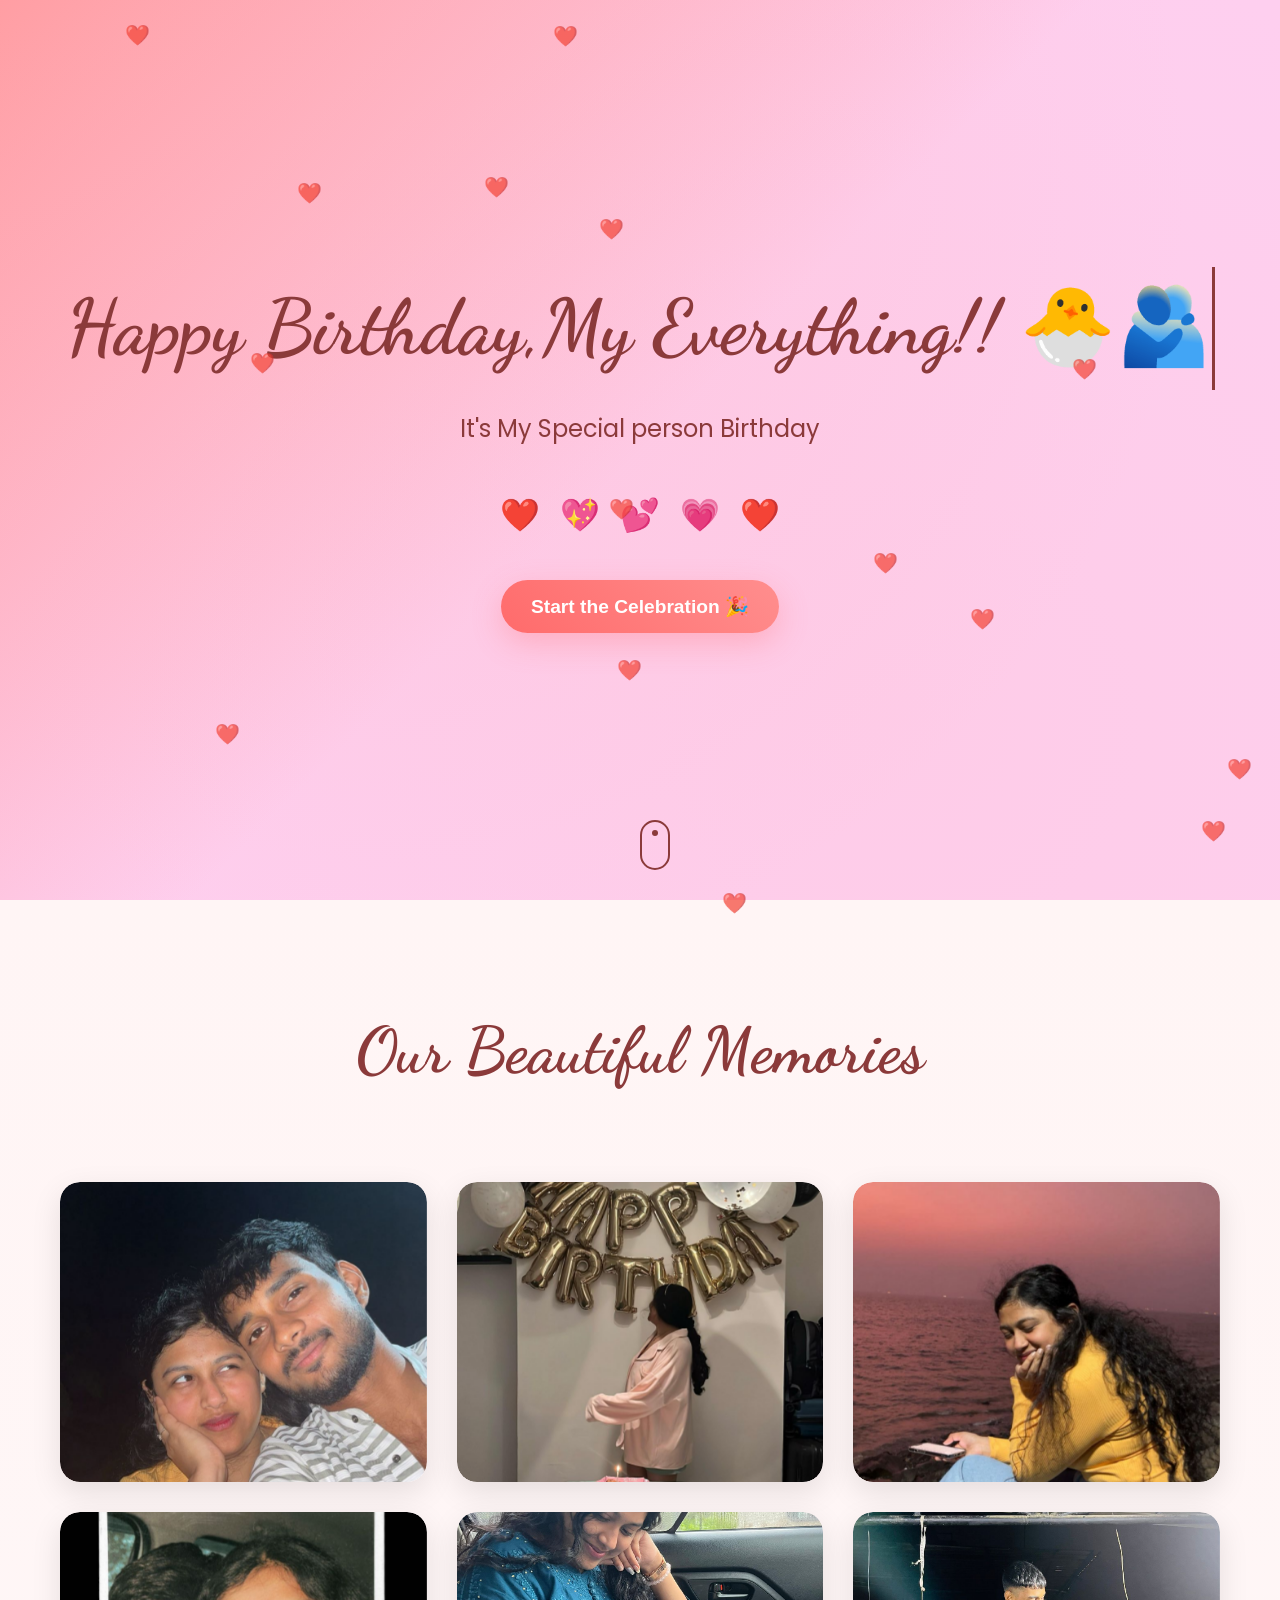
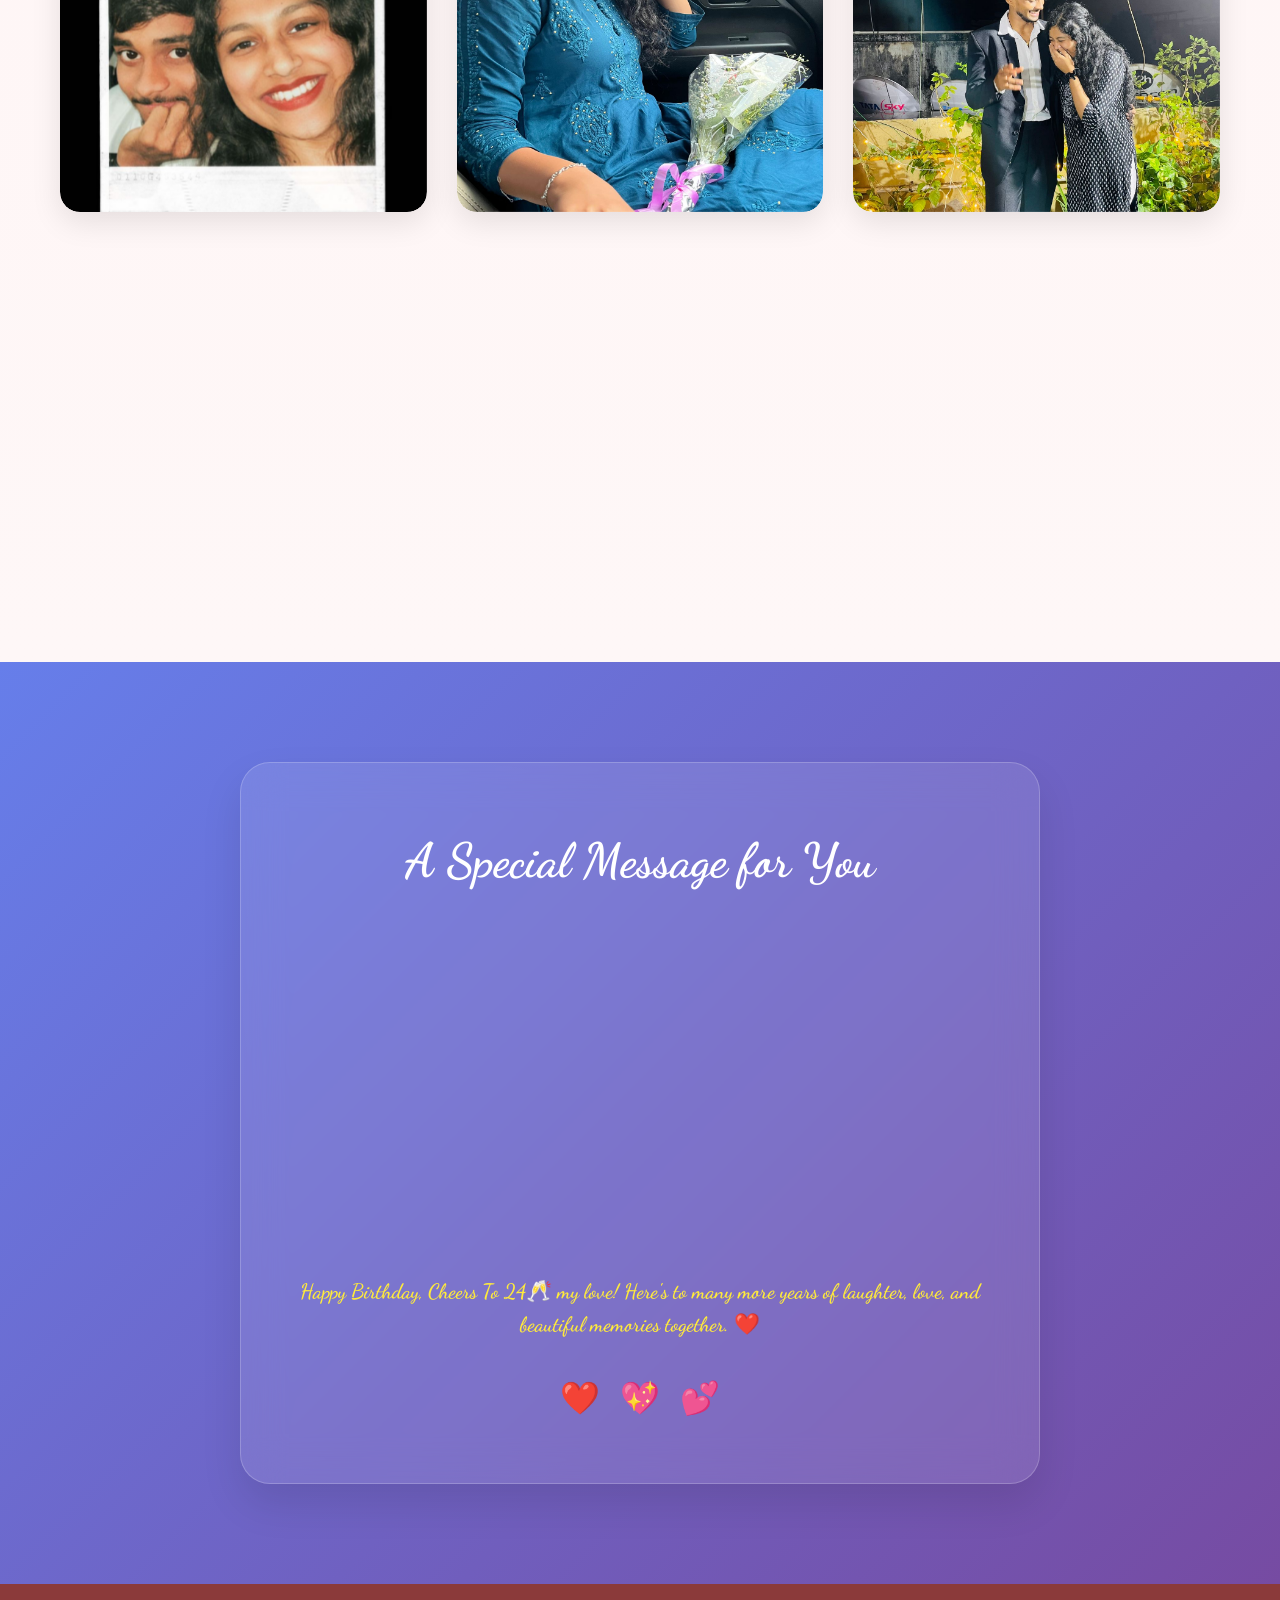
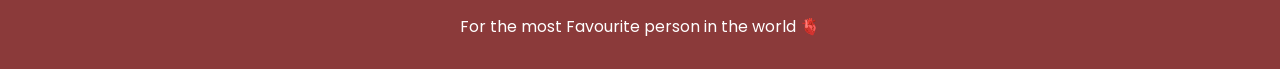
<file: index.html>
<!DOCTYPE html>

<html lang="en">

<head>
    <meta charset="UTF-8">
    <meta name="viewport" content="width=device-width, initial-scale=1.0">


<title>It's Your Birthday 🎂</title>

<link rel="stylesheet" href="Birthday/Style.css">

<link href="https://fonts.googleapis.com/css2?family=Dancing+Script:wght@400;600;700&family=Poppins:wght@300;400;500;600;700&display=swap" rel="stylesheet">

<link rel="icon" href="adwaitlogo.jpg" type="image/jpg">


</head>

<body>

<!-- Floating Background Particles -->
<div class="particles" id="particles"></div>

<!-- Hero Section -->
<section class="hero" id="hero">
    <div class="hero-content">

        <h1 class="typewriter" id="typewriter">
            Happy Birthday,My Everything!! 🐣🫂
        </h1>
        <p class="subtitle fade-in">
                          It's My Special person Birthday 
 
        </p>

        <div class="floating-hearts">
            <div class="heart">❤️</div>
            <div class="heart">💖</div>
            <div class="heart">💕</div>
            <div class="heart">💗</div>
            <div class="heart">❤️</div>
        </div>

        <button class="cta-button" onclick="scrollToSection('gallery')">
            Start the Celebration 🎉
        </button>

    </div>

    <div class="scroll-indicator">
        <div class="scroll-arrow"></div>
    </div>
</section>

<!-- Photo Gallery Section -->
<section class="gallery-section" id="gallery">
    <div class="container">

        <h2 class="section-title">Our Beautiful Memories</h2>

        <div class="gallery-grid">

            <!-- Card 1 -->
            <div class="photo-card" data-aos="fade-up" data-delay="100">
                <div class="photo-container">
                    <img src="Birthday/assests/img1.jpeg" alt="Beautiful moment">
                    <div class="photo-overlay">
                        <div class="photo-caption">Every moment with you is magical.</div>
                        <button class="like-btn" onclick="toggleLike(this)">
                            <span class="heart-icon">♡</span>
                        </button>
                    </div>
                </div>
            </div>

            <!-- Card 2 -->
            <div class="photo-card" data-aos="fade-up" data-delay="200">
                <div class="photo-container">
                    <img src="Birthday/assests/img2.jpeg" alt="Sweet memory">
                    <div class="photo-overlay">
                        <div class="photo-caption">Creating memories together.</div>
                        <button class="like-btn" onclick="toggleLike(this)">
                            <span class="heart-icon">♡</span>
                        </button>
                    </div>
                </div>
            </div>

            <!-- Card 3 -->
            <div class="photo-card" data-aos="fade-up" data-delay="300">
                <div class="photo-container">
                    <img src="Birthday/assests/img5.jpeg" alt="Happy times">
                    <div class="photo-overlay">
                        <div class="photo-caption">Adventures together.</div>
                        <button class="like-btn" onclick="toggleLike(this)">
                            <span class="heart-icon">♡</span>
                        </button>
                    </div>
                </div>
            </div>

            <!-- Card 4 -->
            <div class="photo-card" data-aos="fade-up" data-delay="400">
                <div class="photo-container">
                    <img src="Birthday/assests/img6.jpeg" alt="Love moment">
                    <div class="photo-overlay">
                        <div class="photo-caption">My heart belongs to you.</div>
                        <button class="like-btn" onclick="toggleLike(this)">
                            <span class="heart-icon">♡</span>
                        </button>
                    </div>
                </div>
            </div>

            <!-- Card 5 -->
            <div class="photo-card" data-aos="fade-up" data-delay="500">
                <div class="photo-container">
                    <img src="Birthday/assests/img7.jpeg" alt="Beautiful day">
                    <div class="photo-overlay">
                        <div class="photo-caption">With you Everything feels right.</div>
                        <button class="like-btn" onclick="toggleLike(this)">
                            <span class="heart-icon">♡</span>
                        </button>
                    </div>
                </div>
            </div>

                     <div class="photo-card" data-aos="fade-up" data-delay="500">
                <div class="photo-container">
                    <img src="Birthday/assests/img11.jpeg" alt="Beautiful day">
                    <div class="photo-overlay">
                        <div class="photo-caption">Your smile lights up my world</div>
                        <button class="like-btn" onclick="toggleLike(this)">
                            <span class="heart-icon">♡</span>
                        </button>
                    </div>
                </div>
            </div>

            <!-- Card 6 -->
            <div class="photo-card" data-aos="fade-up" data-delay="600">
                <div class="photo-container">
                    <img src="Birthday/assests/img10.jpeg" alt="Romantic moment">
                    <div class="photo-overlay">
                        <div class="photo-caption">Forever and always.</div>
                        <button class="like-btn" onclick="toggleLike(this)">
                            <span class="heart-icon">♡</span>
                        </button>
                    </div>
                </div>
            </div>

                        <div class="photo-card" data-aos="fade-up" data-delay="500">
                <div class="photo-container">
                    <img src="Birthday/assests/img12.jpeg" alt="Beautiful day">
                    <div class="photo-overlay">
                        <div class="photo-caption">Every Moment with you is Beautiful</div>
                        <button class="like-btn" onclick="toggleLike(this)">
                            <span class="heart-icon">♡</span>
                        </button>
                    </div>
                </div>
            </div>

                        <div class="photo-card" data-aos="fade-up" data-delay="500">
                <div class="photo-container">
                    <img src="Birthday/assests/img4.jpeg" alt="Beautiful day" day">
                    <div class="photo-overlay">
                        <div class="photo-caption">And I love you So Muchhhhhh!!</div>
                        <button class="like-btn" onclick="toggleLike(this)">
                            <span class="heart-icon">♡</span>
                        </button>
                    </div>
                </div>
            </div>


        </div>
    </div>
</section>

<!-- Birthday Message Section -->
<section class="message-section" id="message">
    <div class="container">

        <div class="message-card">

            <h2 class="message-title">A Special Message for You</h2>

            <div class="message-content">

                <p class="message-text fade-in-text">
                    On this special day, I want you to know how grateful I am to have you in my life.
                    Happy birthday to my fav !!🫀And I can’t express how happy I’m 😗 thank you for being with me 🫂
                     and I can’t even tell you how important you for me 🫠 Not Every Moment is Perfect but every moment is we spent together is priceless.!!!😗
                </p>

                <p class="message-text fade-in-text">
                    Today, we celebrate you 🥰 your kindness, your beauty, your amazing spirit,
                    and all the wonderful things that make you uniquely you. I hope this new year
                    of your life brings you endless happiness, incredible adventures, and all your dreams come true.<br>
                    I love so much 🥹 and I miss you so much!!!!🫂
                </p>

                <p class="message-signature fade-in-text">
                    Happy Birthday, Cheers To 24🥂 my love! Here's to many more years of laughter, love,
                    and beautiful memories together. ❤️
                </p>

            </div>

            <div class="message-hearts">
                <span class="heart-animation">❤️</span>
                <span class="heart-animation">💖</span>
                <span class="heart-animation">💕</span>
            </div>

        </div>

    </div>
</section>

<!-- Footer -->
<footer class="footer">
    <div class="container">
        <p>For the most Favourite person in the world 🫀</p>
    </div>
</footer>

<script src="Birthday/Script.js"></script>

</body>
</html>
</file>
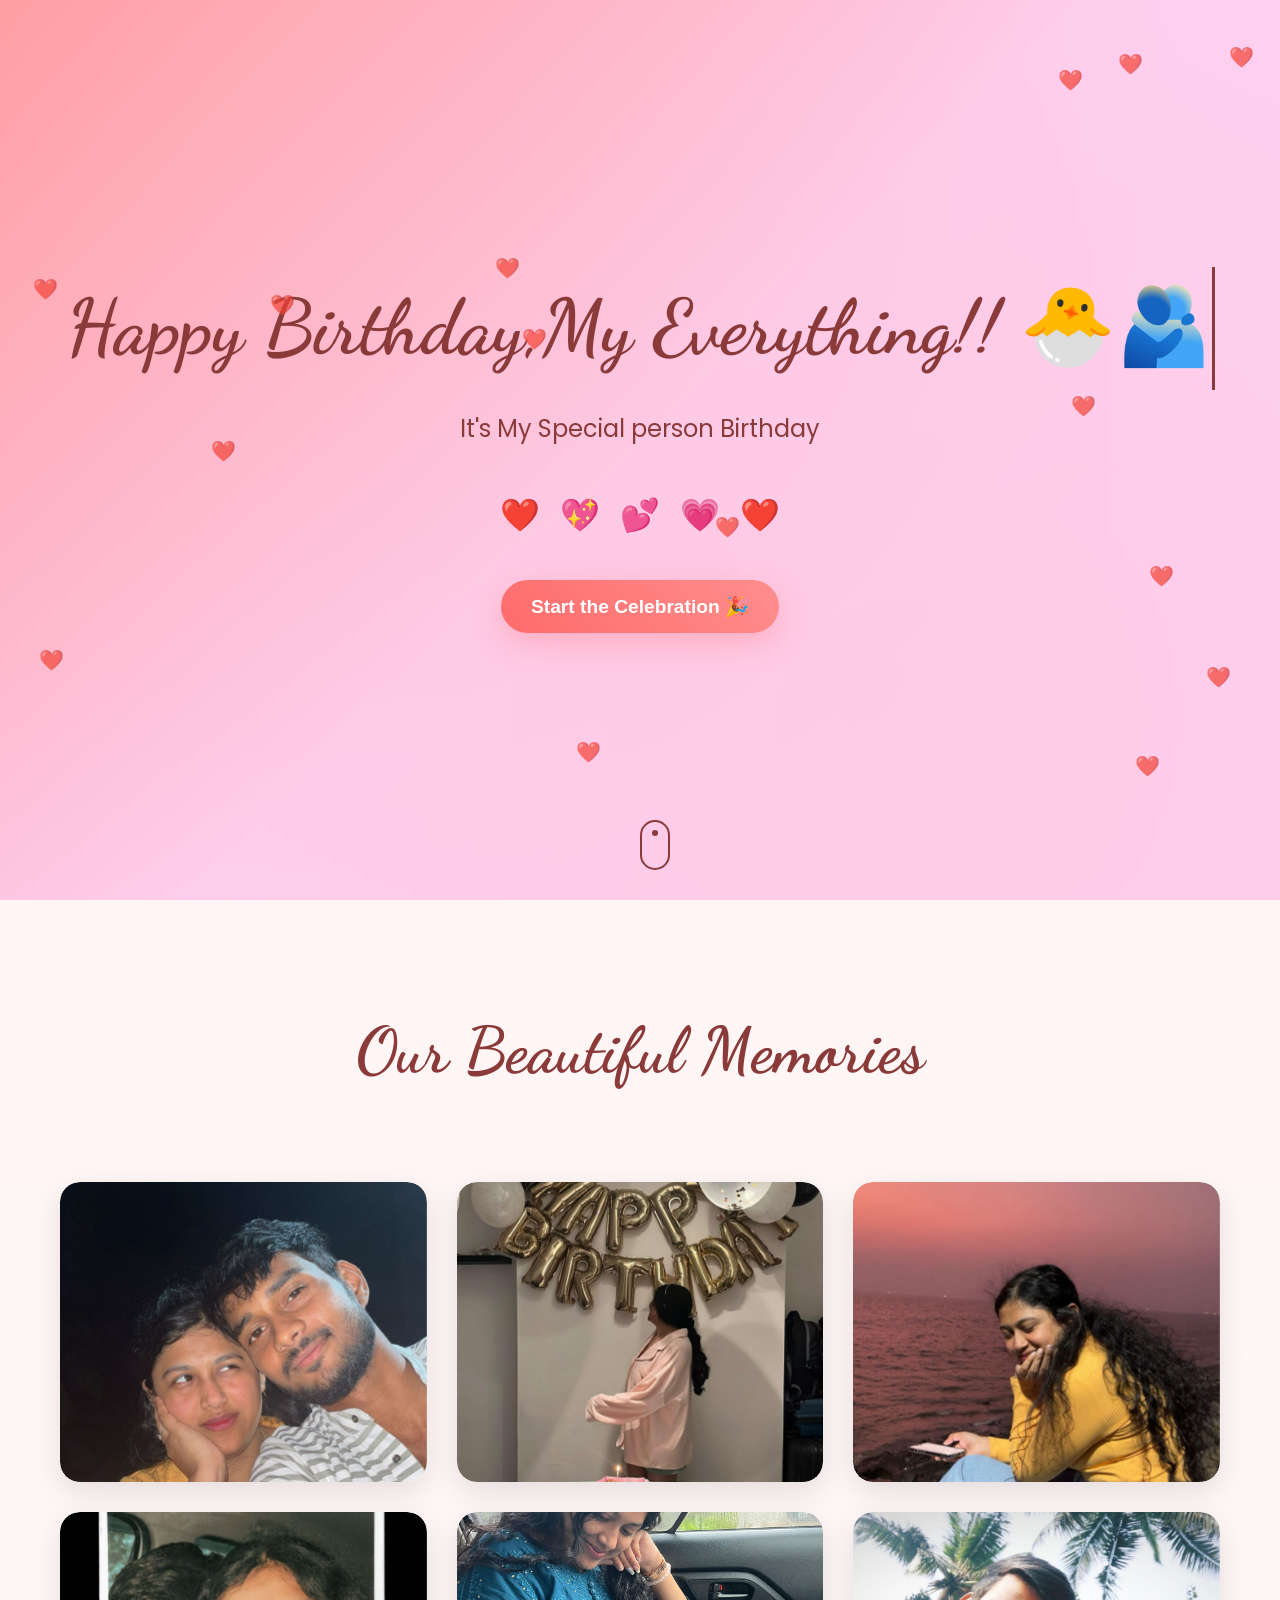
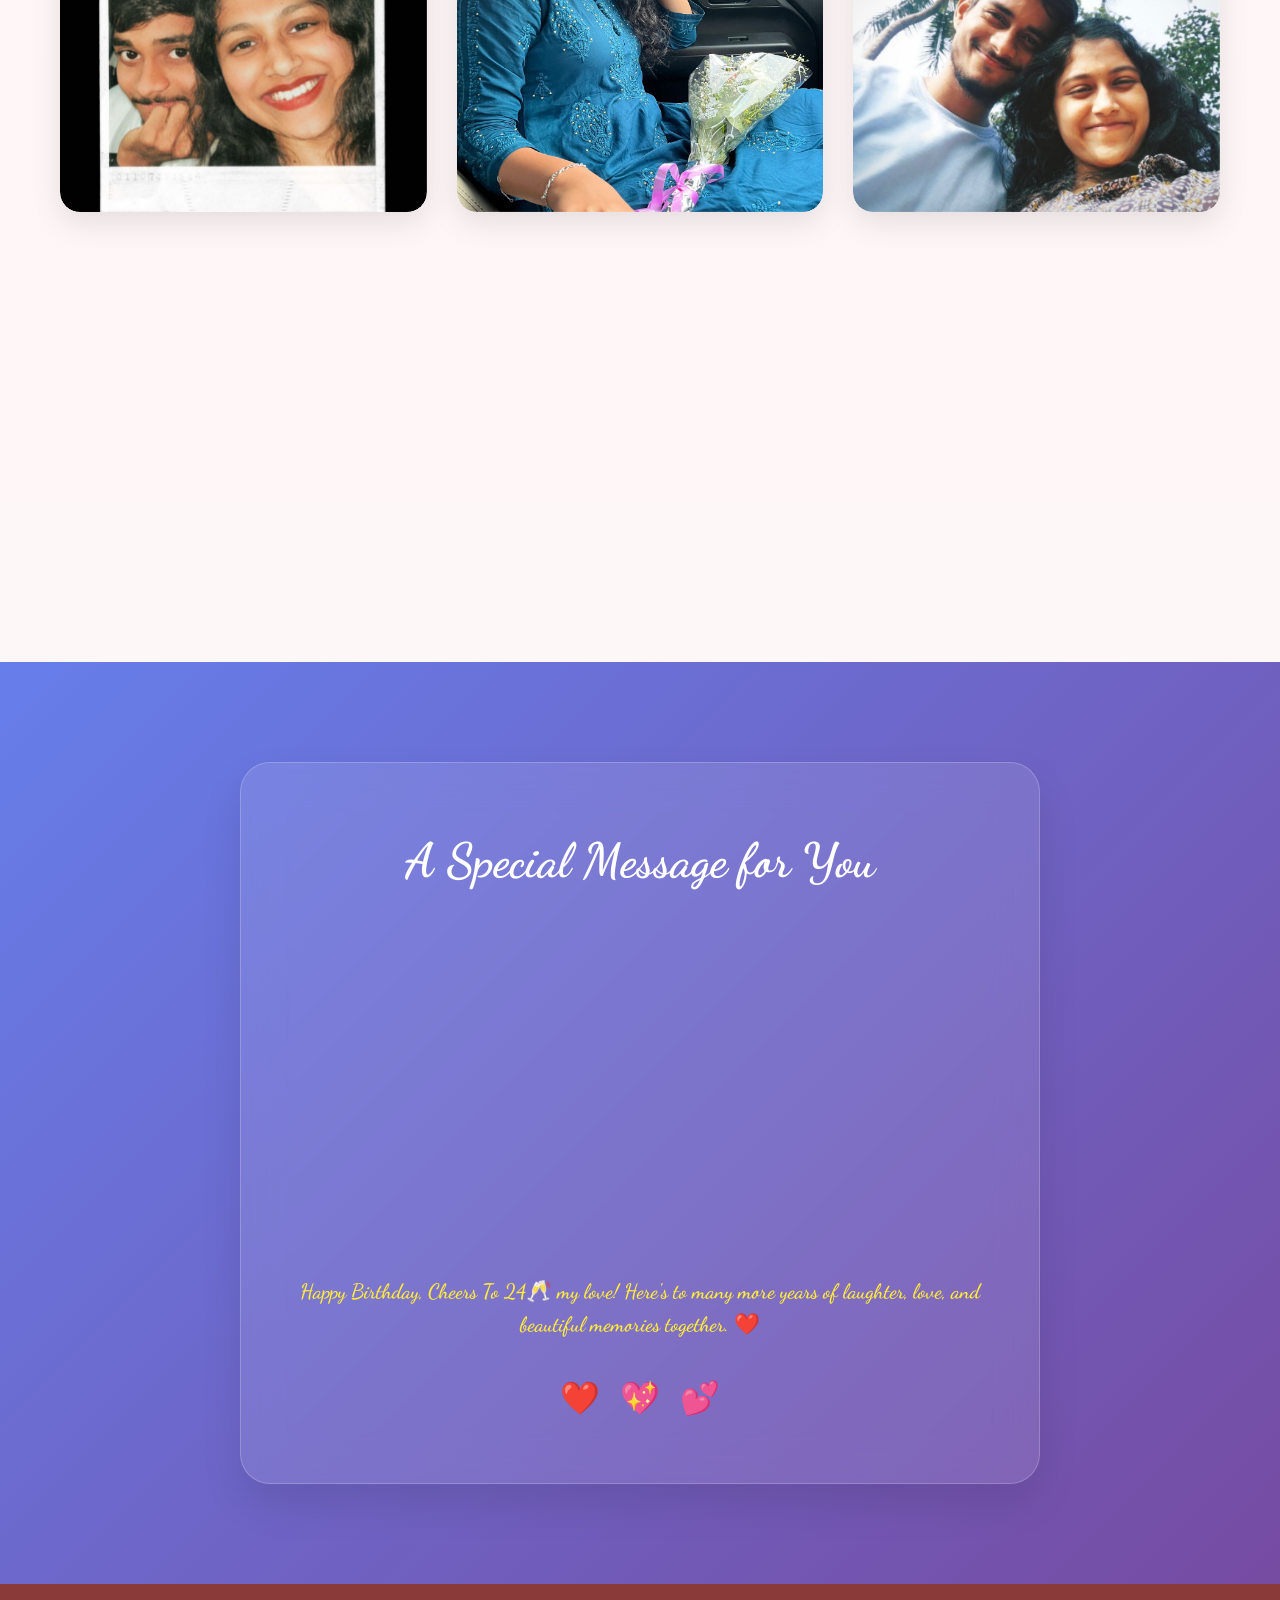
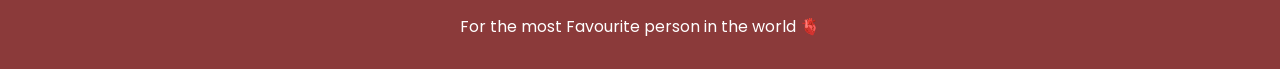
<file: Birthday/index.html>
<!DOCTYPE html>

<html lang="en">

<head>
    <meta charset="UTF-8">
    <meta name="viewport" content="width=device-width, initial-scale=1.0">


<title>It's Your Birthday 🎂</title>

<link rel="stylesheet" href="Style.css">

<link href="https://fonts.googleapis.com/css2?family=Dancing+Script:wght@400;600;700&family=Poppins:wght@300;400;500;600;700&display=swap" rel="stylesheet">

<link rel="icon" href="adwaitlogo.jpg" type="image/jpg">


</head>

<body>

<!-- Floating Background Particles -->
<div class="particles" id="particles"></div>

<!-- Hero Section -->
<section class="hero" id="hero">
    <div class="hero-content">

        <h1 class="typewriter" id="typewriter">
            Happy Birthday,My Everything!! 🐣🫂
        </h1>
        <p class="subtitle fade-in">
                          It's My Special person Birthday 
 
        </p>

        <div class="floating-hearts">
            <div class="heart">❤️</div>
            <div class="heart">💖</div>
            <div class="heart">💕</div>
            <div class="heart">💗</div>
            <div class="heart">❤️</div>
        </div>

        <button class="cta-button" onclick="scrollToSection('gallery')">
            Start the Celebration 🎉
        </button>

    </div>

    <div class="scroll-indicator">
        <div class="scroll-arrow"></div>
    </div>
</section>

<!-- Photo Gallery Section -->
<section class="gallery-section" id="gallery">
    <div class="container">

        <h2 class="section-title">Our Beautiful Memories</h2>

        <div class="gallery-grid">

            <!-- Card 1 -->
            <div class="photo-card" data-aos="fade-up" data-delay="100">
                <div class="photo-container">
                    <img src="assests/img1.jpeg" alt="Beautiful moment">
                    <div class="photo-overlay">
                        <div class="photo-caption">Every moment with you is magical.</div>
                        <button class="like-btn" onclick="toggleLike(this)">
                            <span class="heart-icon">♡</span>
                        </button>
                    </div>
                </div>
            </div>

            <!-- Card 2 -->
            <div class="photo-card" data-aos="fade-up" data-delay="200">
                <div class="photo-container">
                    <img src="assests/img2.jpeg" alt="Sweet memory">
                    <div class="photo-overlay">
                        <div class="photo-caption">Creating memories together.</div>
                        <button class="like-btn" onclick="toggleLike(this)">
                            <span class="heart-icon">♡</span>
                        </button>
                    </div>
                </div>
            </div>

            <!-- Card 3 -->
            <div class="photo-card" data-aos="fade-up" data-delay="300">
                <div class="photo-container">
                    <img src="assests/img5.jpeg" alt="Happy times">
                    <div class="photo-overlay">
                        <div class="photo-caption">Adventures together.</div>
                        <button class="like-btn" onclick="toggleLike(this)">
                            <span class="heart-icon">♡</span>
                        </button>
                    </div>
                </div>
            </div>

            <!-- Card 4 -->
            <div class="photo-card" data-aos="fade-up" data-delay="400">
                <div class="photo-container">
                    <img src="assests/img6.jpeg" alt="Love moment">
                    <div class="photo-overlay">
                        <div class="photo-caption">My heart belongs to you.</div>
                        <button class="like-btn" onclick="toggleLike(this)">
                            <span class="heart-icon">♡</span>
                        </button>
                    </div>
                </div>
            </div>

            <!-- Card 5 -->
            <div class="photo-card" data-aos="fade-up" data-delay="500">
                <div class="photo-container">
                    <img src="assests/img7.jpeg" alt="Beautiful day">
                    <div class="photo-overlay">
                        <div class="photo-caption">With you Everything feels right.</div>
                        <button class="like-btn" onclick="toggleLike(this)">
                            <span class="heart-icon">♡</span>
                        </button>
                    </div>
                </div>
            </div>

            <!-- Card 6 -->
            <div class="photo-card" data-aos="fade-up" data-delay="600">
                <div class="photo-container">
                    <img src="assests/img10.jpeg" alt="Romantic moment">
                    <div class="photo-overlay">
                        <div class="photo-caption">Forever and always.</div>
                        <button class="like-btn" onclick="toggleLike(this)">
                            <span class="heart-icon">♡</span>
                        </button>
                    </div>
                </div>
            </div>


                        <div class="photo-card" data-aos="fade-up" data-delay="500">
                <div class="photo-container">
                    <img src="assests/img11.jpeg" alt="Beautiful day">
                    <div class="photo-overlay">
                        <div class="photo-caption">Your smile lights up my world</div>
                        <button class="like-btn" onclick="toggleLike(this)">
                            <span class="heart-icon">♡</span>
                        </button>
                    </div>
                </div>
            </div>

                        <div class="photo-card" data-aos="fade-up" data-delay="500">
                <div class="photo-container">
                    <img src="assests/img12.jpeg" alt="Beautiful day">
                    <div class="photo-overlay">
                        <div class="photo-caption">Every Moment with you is Beautiful</div>
                        <button class="like-btn" onclick="toggleLike(this)">
                            <span class="heart-icon">♡</span>
                        </button>
                    </div>
                </div>
            </div>

                        <div class="photo-card" data-aos="fade-up" data-delay="500">
                <div class="photo-container">
                    <img src="assests/img4.jpeg" alt="Beautiful day">
                    <div class="photo-overlay">
                        <div class="photo-caption">And I love you So Muchhhhhh!!</div>
                        <button class="like-btn" onclick="toggleLike(this)">
                            <span class="heart-icon">♡</span>
                        </button>
                    </div>
                </div>
            </div>


        </div>
    </div>
</section>

<!-- Birthday Message Section -->
<section class="message-section" id="message">
    <div class="container">

        <div class="message-card">

            <h2 class="message-title">A Special Message for You</h2>

            <div class="message-content">

                <p class="message-text fade-in-text">
                    On this special day, I want you to know how grateful I am to have you in my life.
                    Happy birthday to my fav !!🫀And I can’t express how happy I’m 😗 thank you for being with me 🫂
                     and I can’t even tell you how important you for me 🫠 Not Every Moment is Perfect but every moment is we spent together is priceless.!!!😗
                </p>

                <p class="message-text fade-in-text">
                    Today, we celebrate you 🥰 your kindness, your beauty, your amazing spirit,
                    and all the wonderful things that make you uniquely you. I hope this new year
                    of your life brings you endless happiness, incredible adventures, and all your dreams come true.<br>
                    I love so much 🥹 and I miss you so much!!!!🫂
                </p>

                <p class="message-signature fade-in-text">
                    Happy Birthday, Cheers To 24🥂 my love! Here's to many more years of laughter, love,
                    and beautiful memories together. ❤️
                </p>

            </div>

            <div class="message-hearts">
                <span class="heart-animation">❤️</span>
                <span class="heart-animation">💖</span>
                <span class="heart-animation">💕</span>
            </div>

        </div>

    </div>
</section>

<!-- Footer -->
<footer class="footer">
    <div class="container">
        <p>For the most Favourite person in the world 🫀</p>
    </div>
</footer>

<script src="Script.js"></script>

</body>
</html>
</file>
<file: Birthday/Style.css>
/* Reset */

* {
  margin: 0;
  padding: 0;
  box-sizing: border-box;
  }

/* Body */
body {
font-family: 'Poppins', sans-serif;
line-height: 1.6;
color: #333;
overflow-x: hidden;
scroll-behavior: smooth;
}

/* Background Particles */
.particles {
position: fixed;
top: 0;
left: 0;
width: 100%;
height: 100%;
pointer-events: none;
z-index: 1;
}

.particle {
position: absolute;
font-size: 20px;
opacity: 0.7;
animation: float 6s ease-in-out infinite;
}

/* Floating animation */
@keyframes float {
0%, 100% {
transform: translateY(0px) rotate(0deg);
}
25% {
transform: translateY(-20px) rotate(5deg);
}
50% {
transform: translateY(-10px) rotate(-5deg);
}
75% {
transform: translateY(-30px) rotate(3deg);
}
}

/* Hero Section */
.hero {
min-height: 100vh;
background: linear-gradient(135deg, #ff9a9e 0%, #fecfef 50%, #fecfef 100%);
display: flex;
align-items: center;
justify-content: center;
position: relative;
overflow: hidden;
}

.hero::before {
content: '';
position: absolute;
top: 0;
left: 0;
right: 0;
bottom: 0;
background:
radial-gradient(circle at 30% 20%, rgba(255,182,193,0.3) 0%, transparent 70%),
radial-gradient(circle at 70% 80%, rgba(255,192,203,0.2) 0%, transparent 70%);
pointer-events: none;
}

.hero-content {
text-align: center;
z-index: 2;
position: relative;
padding: 0 20px;
}

/* Typewriter */
.typewriter {
font-family: 'Dancing Script', cursive;
font-size: clamp(2.5rem, 6vw, 5rem);
font-weight: 700;
color: #8b3a3a;
margin-bottom: 20px;
white-space: nowrap;
overflow: hidden;
border-right: 3px solid #8b3a3a;
animation: typewriter 4s steps(26) 1s forwards, blink 1s infinite;
width: 0;
}

/* Typewriter animations */
@keyframes typewriter {
to {
width: 100%;
}
}

@keyframes blink {
0%, 50% {
border-color: #8b3a3a;
}
51%, 100% {
border-color: transparent;
}
}

/* Subtitle */
.subtitle {
font-size: clamp(1.1rem, 2.5vw, 1.5rem);
color: #8b3a3a;
margin-bottom: 40px;
opacity: 0;
animation: fadeInUp 1s ease 3s forwards;
}

/* Floating hearts */
.floating-hearts {
display: flex;
justify-content: center;
gap: 20px;
margin: 40px 0;
opacity: 0;
animation: fadeInUp 1s ease 4s forwards;
}

.heart {
font-size: 2rem;
animation: bounce 2s ease-in-out infinite;
}

.heart:nth-child(1) { animation-delay: 0s; }
.heart:nth-child(2) { animation-delay: 0.2s; }
.heart:nth-child(3) { animation-delay: 0.4s; }
.heart:nth-child(4) { animation-delay: 0.6s; }
.heart:nth-child(5) { animation-delay: 0.8s; }

/* Bounce */
@keyframes bounce {
0%, 20%, 50%, 80%, 100% {
transform: translateY(0);
}
40% {
transform: translateY(-20px);
}
60% {
transform: translateY(-10px);
}
}

/* CTA Button */
.cta-button {
background: linear-gradient(45deg, #ff6b6b, #ff8e8e);
color: white;
border: none;
padding: 15px 30px;
font-size: 1.2rem;
font-weight: 600;
border-radius: 50px;
cursor: pointer;
transition: all 0.3s ease;
box-shadow: 0 10px 30px rgba(255,107,107,0.3);
opacity: 0;
animation: fadeInUp 1s ease 5s forwards;
}

.cta-button:hover {
transform: translateY(-5px);
box-shadow: 0 15px 40px rgba(255,107,107,0.4);
background: linear-gradient(45deg, #ff5555, #ff7777);
}

/* Scroll indicator */
.scroll-indicator {
position: absolute;
bottom: 30px;
left: 50%;
transform: translateX(-50%);
opacity: 0;
animation: fadeInUp 1s ease 6s forwards;
}

.scroll-arrow {
width: 30px;
height: 50px;
border: 2px solid #8b3a3a;
border-radius: 25px;
position: relative;
}

.scroll-arrow::before {
content: '';
position: absolute;
top: 8px;
left: 50%;
transform: translateX(-50%);
width: 6px;
height: 6px;
background: #8b3a3a;
border-radius: 50%;
animation: scrollDot 2s ease-in-out infinite;
}

@keyframes scrollDot {
0% {
top: 8px;
opacity: 1;
}
100% {
top: 32px;
opacity: 0;
}
}

/* Gallery Section */
.gallery-section {
padding: 100px 0;
background: linear-gradient(180deg, #fff5f5 0%, #fef7f7 100%);
}

.container {
max-width: 1200px;
margin: 0 auto;
padding: 0 20px;
}

/* Section Title */
.section-title {
font-family: 'Dancing Script', cursive;
font-size: clamp(2.5rem, 5vw, 4rem);
color: #8b3a3a;
text-align: center;
margin-bottom: 60px;
opacity: 0;
transform: translateY(50px);
transition: all 0.6s ease;
}

.section-title.aos-animate {
opacity: 1;
transform: translateY(0);
}

/* Gallery Grid */
.gallery-grid {
display: grid;
grid-template-columns: repeat(auto-fit, minmax(300px, 1fr));
gap: 30px;
padding: 20px 0;
}

/* Photo Card */
.photo-card {
opacity: 0;
transform: translateY(50px);
transition: all 0.6s ease;
border-radius: 20px;
overflow: hidden;
box-shadow: 0 10px 30px rgba(0,0,0,0.1);
}

.photo-card.aos-animate {
opacity: 1;
transform: translateY(0);
}

.photo-container {
position: relative;
overflow: hidden;
border-radius: 20px;
height: 300px;
}

.photo-container img {
width: 100%;
height: 100%;
object-fit: cover;
transition: transform 0.5s ease;
}

.photo-container:hover img {
transform: scale(1.1) rotate(2deg);
}

/* Overlay */
.photo-overlay {
position: absolute;
top: 0;
left: 0;
right: 0;
bottom: 0;
background: linear-gradient(to bottom, transparent 0%, rgba(0,0,0,0.7) 100%);
display: flex;
flex-direction: column;
justify-content: flex-end;
padding: 20px;
opacity: 0;
transition: opacity 0.3s ease;
}

.photo-container:hover .photo-overlay {
opacity: 1;
}

/* Caption */
.photo-caption {
color: white;
font-size: 1.1rem;
font-weight: 500;
margin-bottom: 10px;
transform: translateY(20px);
transition: transform 0.3s ease 0.1s;
}

.photo-container:hover .photo-caption {
transform: translateY(0);
}

/* Like Button */
.like-btn {
background: none;
border: none;
color: white;
font-size: 1.5rem;
cursor: pointer;
align-self: flex-end;
transition: transform 0.3s ease;
}

.like-btn:hover {
transform: scale(1.2);
}

.like-btn.liked .heart-icon {
color: #ff6b6b;
}

/* Message Section */
.message-section {
padding: 100px 0;
background: linear-gradient(135deg, #667eea 0%, #764ba2 100%);
color: white;
}

.message-card {
background: rgba(255,255,255,0.1);
backdrop-filter: blur(20px);
border-radius: 30px;
padding: 60px 40px;
box-shadow: 0 20px 40px rgba(0,0,0,0.1);
border: 1px solid rgba(255,255,255,0.2);
text-align: center;
max-width: 800px;
margin: 0 auto;
}

.message-title {
font-family: 'Dancing Script', cursive;
font-size: clamp(2rem, 4vw, 3rem);
margin-bottom: 40px;
color: #fff;
}

.message-text {
font-size: 1.1rem;
line-height: 1.8;
margin-bottom: 20px;
opacity: 0;
transform: translateY(30px);
transition: all 0.6s ease;
}

.message-text.fade-in-animate {
opacity: 1;
transform: translateY(0);
}

.message-signature {
font-family: 'Dancing Script', cursive;
font-size: 1.3rem;
font-weight: 600;
margin-top: 30px;
color: #ffeb3b;
}

/* Message Hearts */
.message-hearts {
margin-top: 30px;
display: flex;
justify-content: center;
gap: 20px;
}

.heart-animation {
font-size: 2rem;
animation: heartBeat 1.5s ease-in-out infinite;
}

.heart-animation:nth-child(1) { animation-delay: 0s; }
.heart-animation:nth-child(2) { animation-delay: 0.3s; }
.heart-animation:nth-child(3) { animation-delay: 0.6s; }

/* Heartbeat */
@keyframes heartBeat {
0%, 100% {
transform: scale(1);
}
25% {
transform: scale(1.2);
}
50% {
transform: scale(1.1);
}
}

/* Footer */
.footer {
background: #8b3a3a;
color: white;
text-align: center;
padding: 30px 0;
}

/* Fade Animation */
.fade-in {
opacity: 0;
animation: fadeInUp 1s ease forwards;
}

@keyframes fadeInUp {
from {
opacity: 0;
transform: translateY(30px);
}
to {
opacity: 1;
transform: translateY(0);
}
}

/* Responsive */
@media (max-width: 768px) {

.typewriter {
    white-space: normal;
    border-right: none;
    animation: none;
    width: auto;
}

.gallery-grid {
    grid-template-columns: 1fr;
    gap: 20px;
}

.photo-container {
    height: 250px;
}

.message-card {
    padding: 40px 20px;
    margin: 0 20px;
}

.floating-hearts {
    flex-wrap: wrap;
    gap: 10px;
}

.heart {
    font-size: 1.5rem;
}
}


/* Message Title */
.message-title {
    font-family: 'Dancing Script', cursive;
    font-size: clamp(2rem, 4vw, 3rem);
    margin-bottom: 40px;
    color: #fff;
}

/* Message Text */
.message-text {
    font-size: 1.1rem;
    line-height: 1.8;
    margin-bottom: 20px;
    opacity: 0;
    transform: translateY(30px);
    transition: all 0.6s ease;
}

.message-text.fade-in-animate {
    opacity: 1;
    transform: translateY(0);
}

/* Signature */
.message-signature {
    font-family: 'Dancing Script', cursive;
    font-size: 1.3rem;
    font-weight: 600;
    margin-top: 30px;
    color: #ffeb3b;
}

/* Message Hearts */
.message-hearts {
    margin-top: 30px;
    display: flex;
    justify-content: center;
    gap: 20px;
}

/* Heart Animation */
.heart-animation {
    font-size: 2rem;
    animation: heartBeat 1.5s ease-in-out infinite;
}

.heart-animation:nth-child(1) {
    animation-delay: 0s;
}

.heart-animation:nth-child(2) {
    animation-delay: 0.3s;
}

.heart-animation:nth-child(3) {
    animation-delay: 0.6s;
}

/* Keyframes */
@keyframes heartBeat {
    0%, 100% {
        transform: scale(1);
    }
    25% {
        transform: scale(1.2);
    }
    50% {
        transform: scale(1.1);
    }
}

/* Footer */
.footer {
    background: #8b3a3a;
    color: white;
    text-align: center;
    padding: 30px 0;
}

/* Fade In Animation */
.fade-in {
    opacity: 0;
    animation: fadeInUp 1s ease forwards;
}

@keyframes fadeInUp {
    from {
        opacity: 0;
        transform: translateY(30px);
    }
    to {
        opacity: 1;
        transform: translateY(0);
    }
}

/* Responsive Design */
@media (max-width: 768px) {
    .typewriter {
        white-space: normal;
        border-right: none;
        animation: none;
        width: auto;
    }

    .gallery-grid {
        grid-template-columns: 1fr;
        gap: 20px;
    }

    .photo-container {
        height: 250px;
    }

    .message-card {
        padding: 40px 20px;
        margin: 0 20px;
    }

    .floating-hearts {
        flex-wrap: wrap;
        gap: 10px;
    }

    .heart {
        font-size: 1.5rem;
    }
}

@media (max-width: 480px) {
    .hero-content {
        padding: 0 15px;
    }

    .cta-button {
        padding: 12px 24px;
        font-size: 1rem;
    }

    .section-title {
        margin-bottom: 40px;
    }
}
</file>
